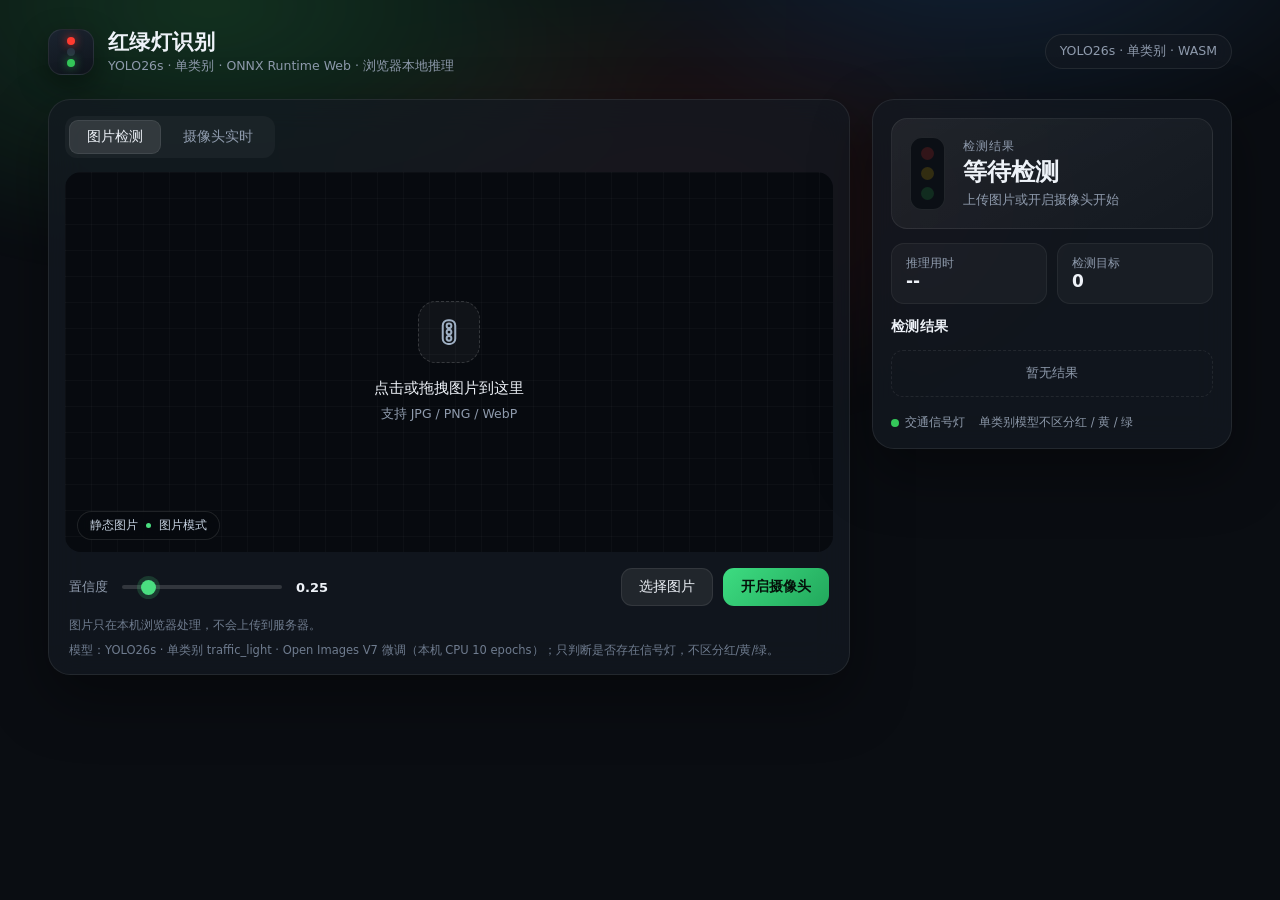
<file: index.html>
<!doctype html>
<html lang="zh-CN">
<head>
  <meta charset="utf-8" />
  <meta name="viewport" content="width=device-width, initial-scale=1" />
  <title>交通信号灯检测 · YOLO26s</title>
  <link rel="icon" href="data:image/svg+xml,%3Csvg xmlns='http://www.w3.org/2000/svg' viewBox='0 0 24 24'%3E%3Crect x='7' y='2' width='10' height='20' rx='4' fill='%23131a22'/%3E%3Ccircle cx='12' cy='7' r='2' fill='%23ff3b30'/%3E%3Ccircle cx='12' cy='12' r='2' fill='%23ffcc00'/%3E%3Ccircle cx='12' cy='17' r='2' fill='%2334c759'/%3E%3C/svg%3E" />
  <link rel="stylesheet" href="style.css?v=20261112" />
</head>
<body>
  <div class="aurora"></div>

  <header class="topbar">
    <div class="brand">
      <div class="brand-mark">
        <span></span><span></span><span></span>
      </div>
      <div>
        <h1>红绿灯识别</h1>
        <p>YOLO26s · 单类别 · ONNX Runtime Web · 浏览器本地推理</p>
      </div>
    </div>
    <div class="badge" id="modelBadge">模型加载中…</div>
  </header>

  <main class="layout">
    <section class="panel stage-panel">
      <div class="tabs" role="tablist">
        <button class="tab active" data-mode="image">图片检测</button>
        <button class="tab" data-mode="camera">摄像头实时</button>
      </div>

      <div class="stage" id="stage">
        <canvas id="canvas"></canvas>
        <video id="video" playsinline muted></video>

        <div class="placeholder" id="placeholder">
          <div class="placeholder-icon">
            <svg viewBox="0 0 24 24" width="30" height="30" fill="none" stroke="currentColor" stroke-width="1.6">
              <rect x="7" y="2.5" width="10" height="19" rx="4.2"/>
              <circle cx="12" cy="7" r="1.9"/><circle cx="12" cy="12" r="1.9"/><circle cx="12" cy="17" r="1.9"/>
            </svg>
          </div>
          <p id="placeholderText">点击或拖拽图片到这里</p>
          <span>支持 JPG / PNG / WebP</span>
        </div>

        <div class="hud" id="hud">
          <span id="fps">-- FPS</span>
          <span class="dot"></span>
          <span id="hudMode">图片模式</span>
        </div>
      </div>

      <div class="controls">
        <label class="slider">
          <span>置信度</span>
          <input id="conf" type="range" min="0.15" max="0.9" step="0.05" value="0.25" />
          <b id="confVal">0.25</b>
        </label>
        <div class="actions">
          <button class="btn ghost" id="pickBtn" disabled>选择图片</button>
          <button class="btn primary" id="camBtn" disabled>开启摄像头</button>
        </div>
        <input id="fileInput" type="file" accept="image/*" hidden />
      </div>
      <p class="privacy">图片只在本机浏览器处理，不会上传到服务器。</p>
      <p class="privacy">模型：YOLO26s · 单类别 traffic_light · Open Images V7 微调（本机 CPU 10 epochs）；只判断是否存在信号灯，不区分红/黄/绿。</p>
    </section>

    <aside class="panel result-panel">
      <div class="status-card" id="statusCard">
        <div class="traffic-light" id="trafficLight">
          <span class="lamp red" id="lampRed"></span>
          <span class="lamp yellow" id="lampYellow"></span>
          <span class="lamp green" id="lampGreen"></span>
        </div>
        <div class="status-body">
          <div class="status-kicker">检测结果</div>
          <div class="status-title" id="statusText">模型加载中</div>
          <div class="status-hint" id="statusHint">首次打开需下载约 40MB 模型</div>
        </div>
      </div>

      <div class="meta-row">
        <div class="meta"><span>推理用时</span><b id="latency">--</b></div>
        <div class="meta"><span>检测目标</span><b id="count">0</b></div>
      </div>

      <div class="section-head">
        <h2>检测结果</h2>
        <span id="summaryCounts"></span>
      </div>
      <div class="det-list" id="detList">
        <div class="empty">暂无结果</div>
      </div>

      <div class="legend">
        <span><i style="background:#34c759"></i>交通信号灯</span>
        <span style="color:#8b97a8">单类别模型不区分红 / 黄 / 绿</span>
      </div>
    </aside>
  </main>

  <div class="toast" id="toast"></div>

  <script src="vendor/ort/ort.wasm.min.js"></script>
  <script src="postprocess.js?v=20261112"></script>
  <script src="app.js?v=20261112"></script>
</body>
</html>
</file>
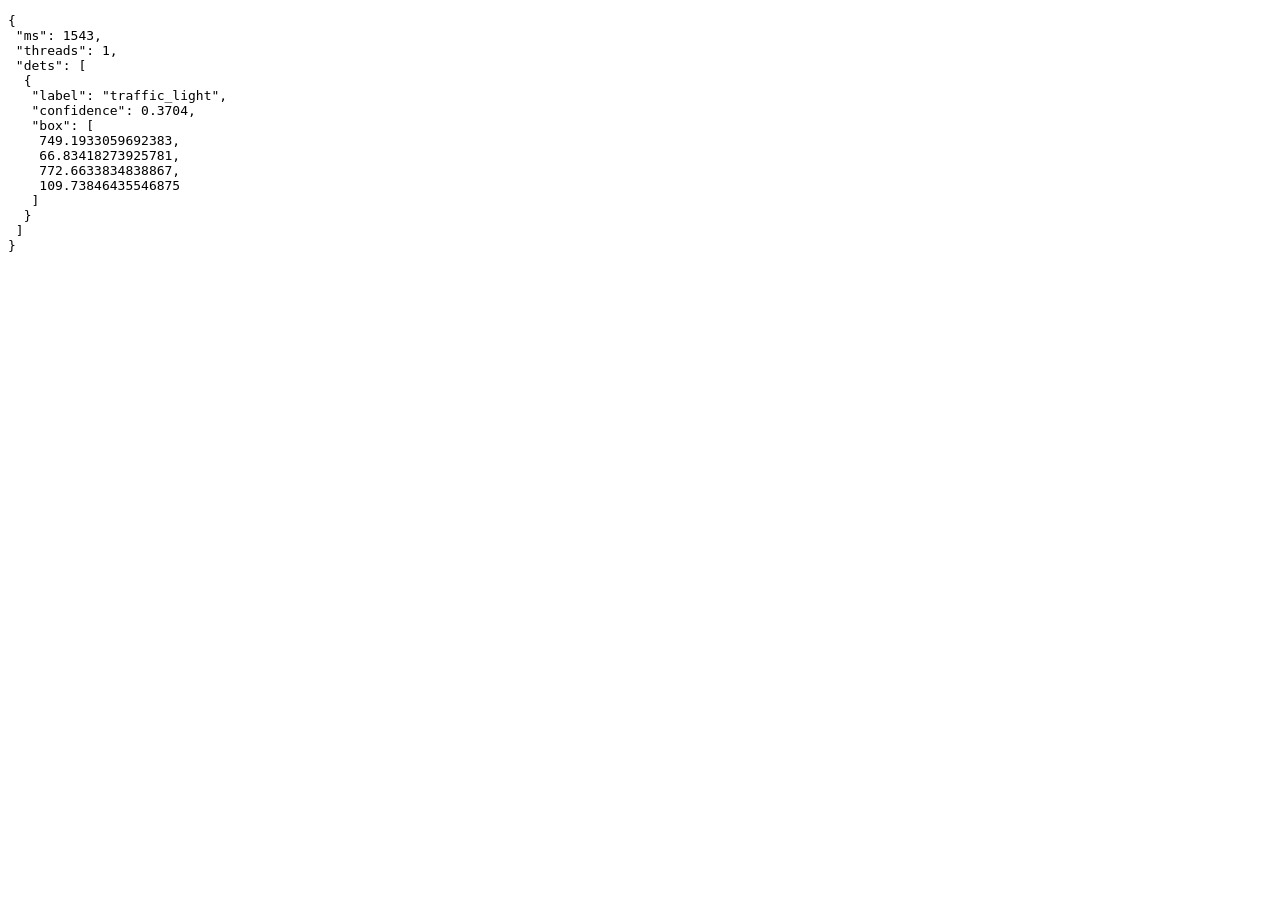
<file: selftest.html>
<!doctype html>
<html lang="zh-CN">
<head>
  <meta charset="utf-8" />
  <link rel="icon" href="data:image/svg+xml,%3Csvg xmlns='http://www.w3.org/2000/svg' viewBox='0 0 24 24'%3E%3Crect x='7' y='2' width='10' height='20' rx='4' fill='%23131a22'/%3E%3Ccircle cx='12' cy='7' r='2' fill='%23ff3b30'/%3E%3Ccircle cx='12' cy='12' r='2' fill='%23ffcc00'/%3E%3Ccircle cx='12' cy='17' r='2' fill='%2334c759'/%3E%3C/svg%3E" />
  <title>LOADING</title>
</head>
<body>
<pre id="out">loading…</pre>
<script src="vendor/ort/ort.wasm.min.js"></script>
<script src="postprocess.js"></script>
<script>
(async () => {
  const out = document.getElementById("out");
  try {
    ort.env.wasm.wasmPaths = new URL("vendor/ort/", document.baseURI).href;
    ort.env.wasm.numThreads = self.crossOriginIsolated
      ? Math.min(4, navigator.hardwareConcurrency || 1)
      : 1;
    ort.env.logLevel = "error";
    const session = await ort.InferenceSession.create("models/traffic_light.onnx?v=20261112", {
      executionProviders: ["wasm"],
    });

    const img = new Image();
    img.src = "test/sample.jpg";
    await img.decode();

    const size = 512;
    const canvas = document.createElement("canvas");
    canvas.width = canvas.height = size;
    const c = canvas.getContext("2d", { willReadFrequently: true });
    const scale = Math.min(size / img.naturalWidth, size / img.naturalHeight);
    const w = Math.round(img.naturalWidth * scale);
    const h = Math.round(img.naturalHeight * scale);
    const padX = Math.floor((size - w) / 2);
    const padY = Math.floor((size - h) / 2);
    c.fillStyle = "#727272";
    c.fillRect(0, 0, size, size);
    c.drawImage(img, padX, padY, w, h);

    const rgba = c.getImageData(0, 0, size, size).data;
    const plane = size * size;
    const f = new Float32Array(3 * plane);
    for (let i = 0, p = 0; i < rgba.length; i += 4, p++) {
      f[p] = rgba[i] / 255;
      f[p + plane] = rgba[i + 1] / 255;
      f[p + 2 * plane] = rgba[i + 2] / 255;
    }

    const t0 = performance.now();
    const feeds = {};
    feeds[session.inputNames[0]] = new ort.Tensor("float32", f, [1, 3, size, size]);
    const result = await session.run(feeds);
    const output = result[session.outputNames[0]];
    const dets = TLPost.decode(output.data, output.dims, {
      conf: 0.35,
      iou: 0.45,
      scale,
      padX,
      padY,
      numClasses: 1,
      width: img.naturalWidth,
      height: img.naturalHeight,
    });
    const ms = Math.round(performance.now() - t0);

    out.textContent = JSON.stringify({ ms, threads: ort.env.wasm.numThreads, dets }, null, 1);
    document.title =
      "DONE " + JSON.stringify({ ms, dets: dets.map((d) => [d.label, d.confidence]) });
  } catch (err) {
    out.textContent = String((err && err.stack) || err);
    document.title = "FAIL " + ((err && err.message) || err);
  }
})();
</script>
</body>
</html>
</file>
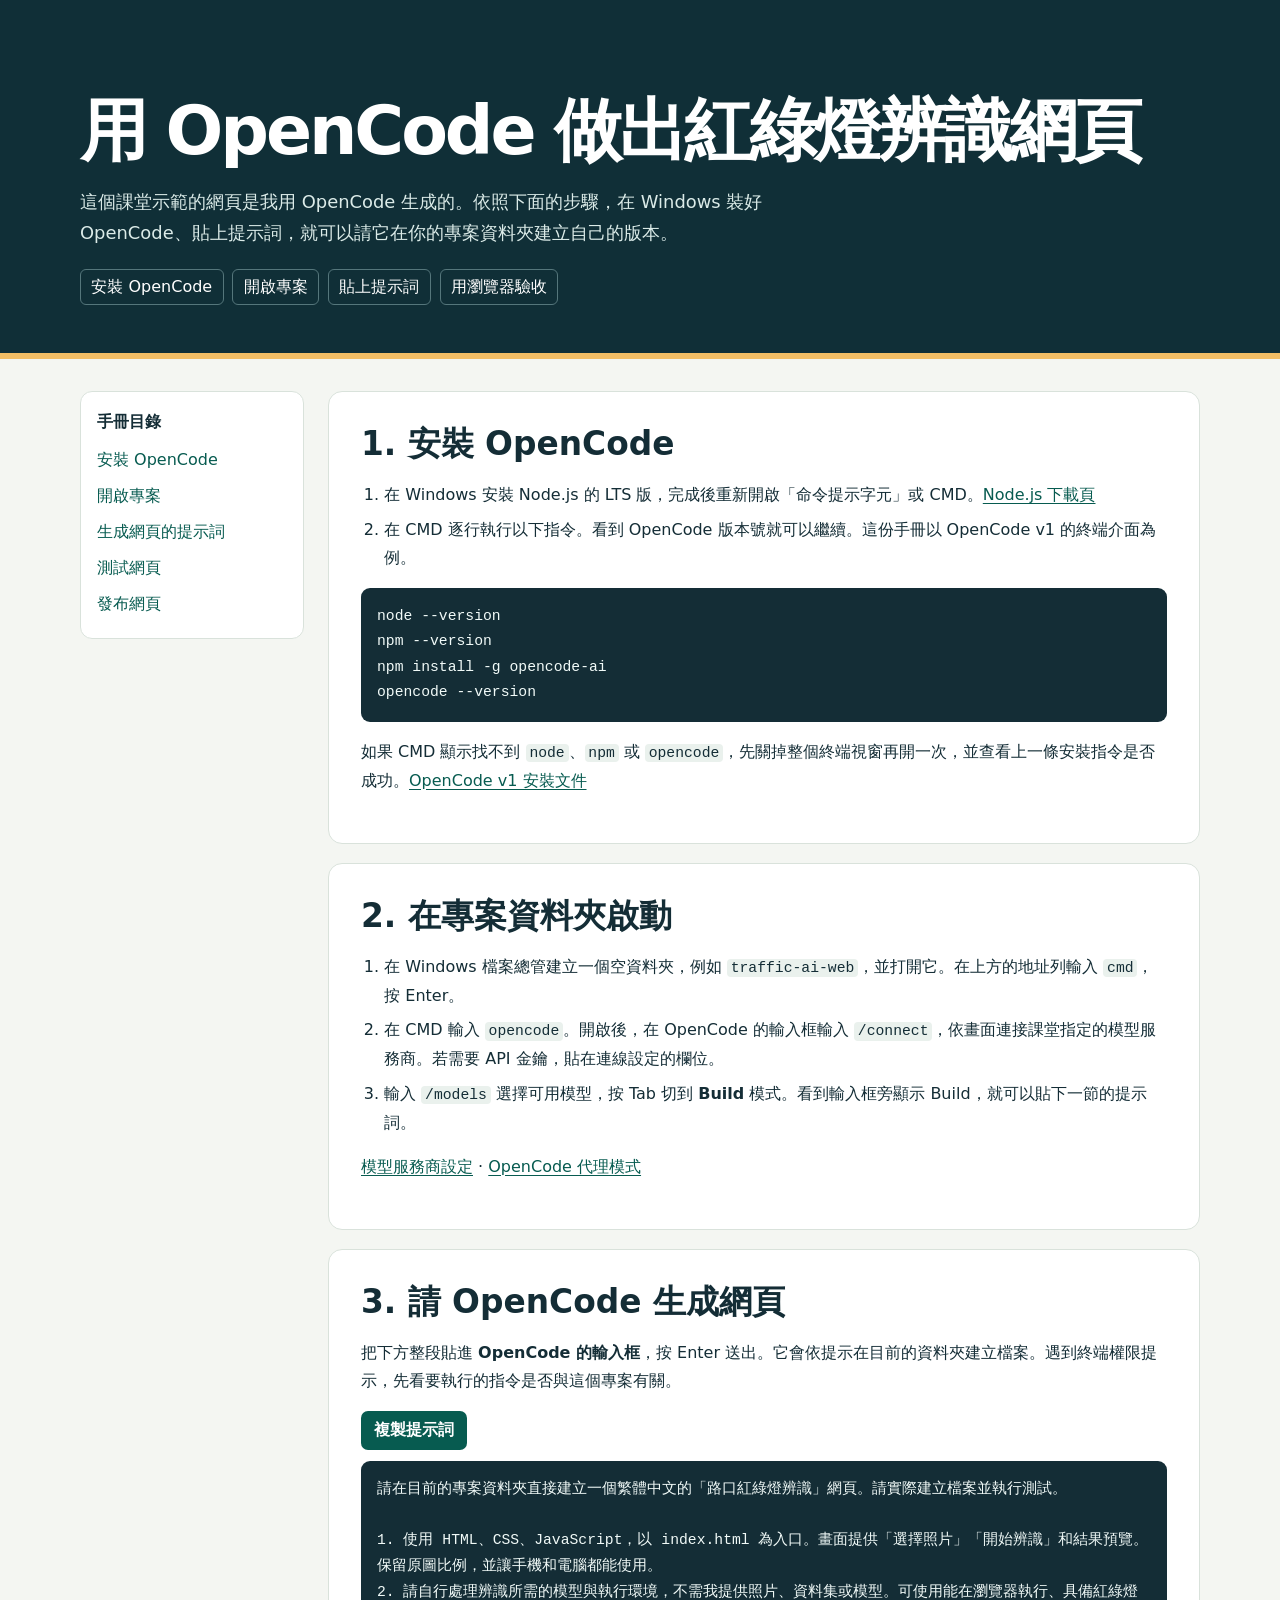
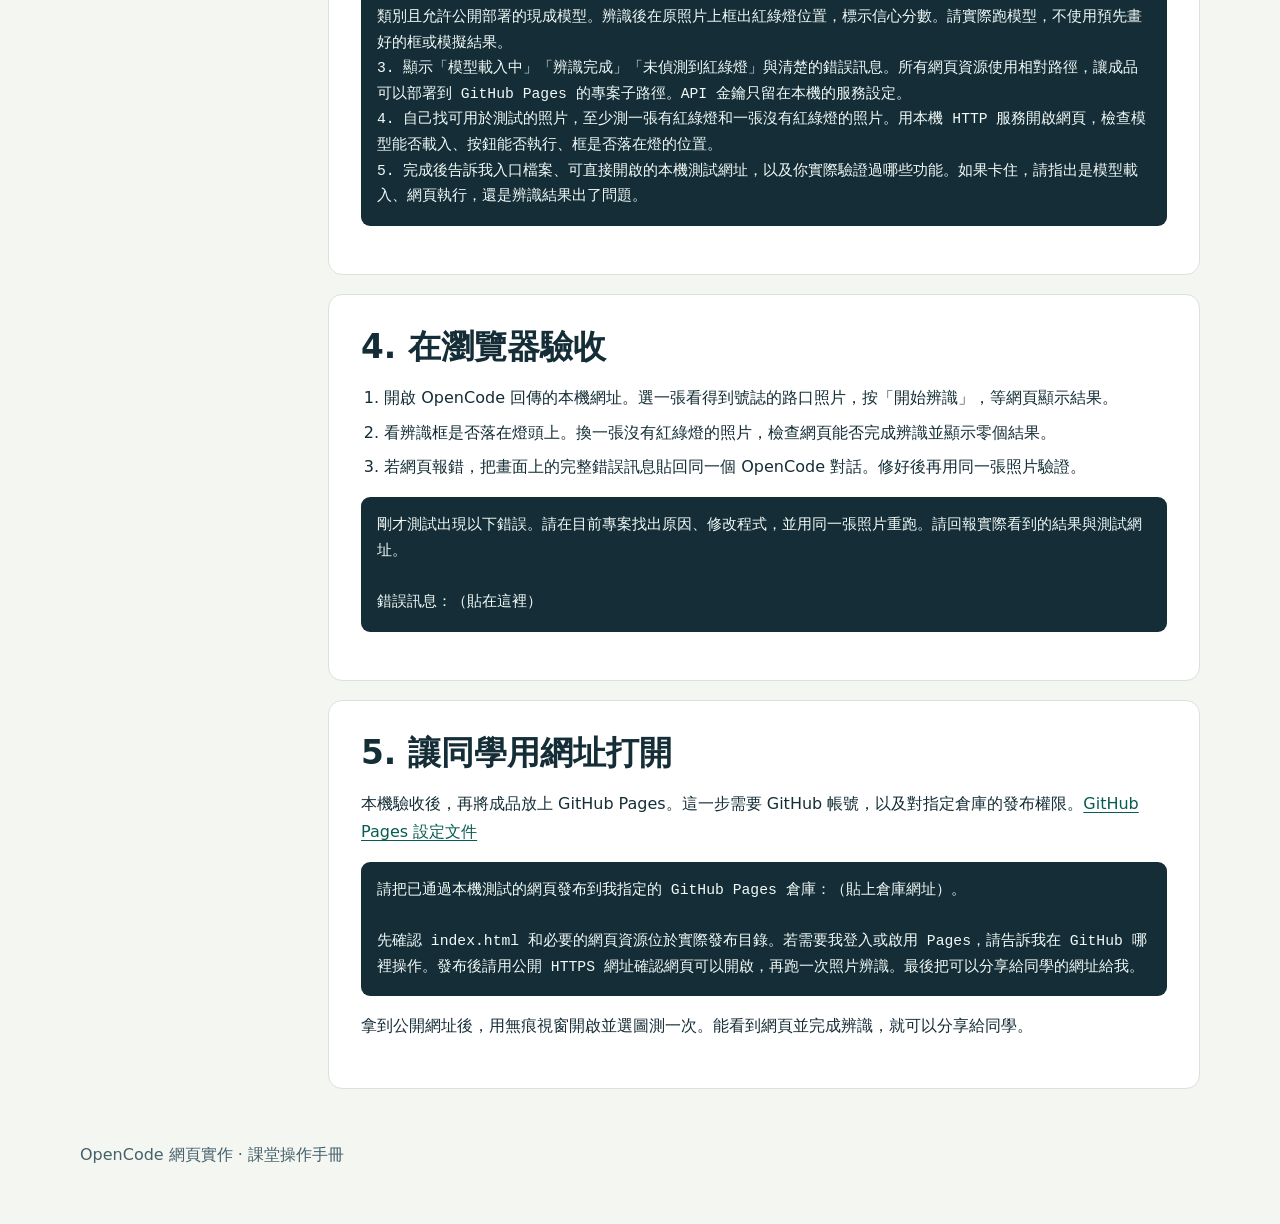
<file: traffic-ai-guide.html>
<!doctype html>
<html lang="zh-Hant-TW">
<head>
  <meta charset="utf-8">
  <meta name="viewport" content="width=device-width, initial-scale=1">
  <meta name="description" content="在 Windows 安裝 OpenCode，使用提示詞生成、測試與發布紅綠燈辨識網頁。">
  <title>用 OpenCode 做出紅綠燈辨識網頁</title>
  <style>
    :root { color-scheme: light; --ink:#142d36; --muted:#45606a; --teal:#075b50; --paper:#f4f6f2; --line:#d9e2db; --gold:#f3be65; }
    * { box-sizing:border-box; }
    html { scroll-padding-top:1rem; }
    body { margin:0; background:var(--paper); color:var(--ink); font:1rem/1.75 "Noto Sans TC","Microsoft JhengHei",system-ui,sans-serif; }
    a { color:var(--teal); text-underline-offset:.2em; }
    a:focus-visible, button:focus-visible { outline:3px solid #a45000; outline-offset:4px; }
    .wrap { width:min(1120px, calc(100% - 2rem)); margin-inline:auto; }
    header { background:#102f37; color:#fff; padding:clamp(2.4rem,7vw,5.5rem) 0 3rem; border-bottom:6px solid var(--gold); }
    header p { max-width:46rem; color:#dbebe8; font-size:1.12rem; margin:.8rem 0 0; }
    h1,h2 { line-height:1.25; }
    h1 { font-size:clamp(2rem,5.4vw,4.25rem); letter-spacing:-.045em; margin:0; }
    h2 { font-size:clamp(1.45rem,3vw,2.05rem); margin:0 0 1rem; }
    p { margin:.55rem 0 1rem; }
    ol,ul { padding-left:1.45rem; }
    li + li { margin-top:.42rem; }
    .layout { display:grid; grid-template-columns:14rem minmax(0,1fr); gap:1.5rem; align-items:start; padding-block:2rem; }
    nav { position:sticky; top:1rem; padding:1rem; border:1px solid var(--line); border-radius:12px; background:#fff; }
    nav strong { display:block; margin-bottom:.4rem; }
    nav a { display:block; padding:.25rem 0; text-decoration:none; }
    nav a:hover { text-decoration:underline; }
    section { margin:0 0 1.2rem; padding:clamp(1rem,3vw,2rem); background:#fff; border:1px solid var(--line); border-radius:14px; }
    .flow { display:flex; flex-wrap:wrap; list-style:none; padding:0; gap:.55rem; margin:1.25rem 0 0; }
    .flow li { margin:0; border:1px solid #55767b; color:#fff; padding:.2rem .65rem; border-radius:6px; }
    code { font-family:Consolas,"Courier New",monospace; font-size:.92em; overflow-wrap:anywhere; }
    :not(pre)>code { background:#eaf1ed; padding:.08em .26em; border-radius:4px; }
    pre { margin:.7rem 0 1rem; background:#142d36; color:#f1faf8; border-radius:9px; padding:1rem; white-space:pre-wrap; overflow-wrap:anywhere; line-height:1.6; }
    button { font:inherit; font-weight:700; background:var(--teal); color:white; border:0; border-radius:7px; padding:.35rem .8rem; cursor:pointer; }
    footer { color:var(--muted); padding:0 0 2rem; }
    @media(max-width:760px) { .layout { grid-template-columns:1fr; gap:1rem; padding-top:1rem; } nav { position:static; } nav a { display:inline-block; margin-right:.75rem; } }
    @media print { body,header,section,pre { background:white; color:#000; } header { padding:0; border:0; } header p,.flow li { color:#000; } .layout { display:block; padding-top:1rem; } nav,button { display:none; } section { padding:0; border:0; } h2 { break-after:avoid; } }
  </style>
</head>
<body>
  <header>
    <div class="wrap">
      <h1>用 OpenCode 做出紅綠燈辨識網頁</h1>
      <p>這個課堂示範的網頁是我用 OpenCode 生成的。依照下面的步驟，在 Windows 裝好 OpenCode、貼上提示詞，就可以請它在你的專案資料夾建立自己的版本。</p>
      <ol class="flow" aria-label="操作流程"><li>安裝 OpenCode</li><li>開啟專案</li><li>貼上提示詞</li><li>用瀏覽器驗收</li></ol>
    </div>
  </header>
  <div class="wrap layout">
    <nav aria-label="手冊目錄">
      <strong>手冊目錄</strong>
      <a href="#install">安裝 OpenCode</a>
      <a href="#setup">開啟專案</a>
      <a href="#prompt">生成網頁的提示詞</a>
      <a href="#test">測試網頁</a>
      <a href="#publish">發布網頁</a>
    </nav>
    <main>
      <section id="install">
        <h2>1. 安裝 OpenCode</h2>
        <ol>
          <li>在 Windows 安裝 Node.js 的 LTS 版，完成後重新開啟「命令提示字元」或 CMD。<a href="https://nodejs.org/en/download">Node.js 下載頁</a></li>
          <li>在 CMD 逐行執行以下指令。看到 OpenCode 版本號就可以繼續。這份手冊以 OpenCode v1 的終端介面為例。</li>
        </ol>
        <pre><code>node --version
npm --version
npm install -g opencode-ai
opencode --version</code></pre>
        <p>如果 CMD 顯示找不到 <code>node</code>、<code>npm</code> 或 <code>opencode</code>，先關掉整個終端視窗再開一次，並查看上一條安裝指令是否成功。<a href="https://opencode.ai/v1/docs/">OpenCode v1 安裝文件</a></p>
      </section>
      <section id="setup">
        <h2>2. 在專案資料夾啟動</h2>
        <ol>
          <li>在 Windows 檔案總管建立一個空資料夾，例如 <code>traffic-ai-web</code>，並打開它。在上方的地址列輸入 <code>cmd</code>，按 Enter。</li>
          <li>在 CMD 輸入 <code>opencode</code>。開啟後，在 OpenCode 的輸入框輸入 <code>/connect</code>，依畫面連接課堂指定的模型服務商。若需要 API 金鑰，貼在連線設定的欄位。</li>
          <li>輸入 <code>/models</code> 選擇可用模型，按 Tab 切到 <strong>Build</strong> 模式。看到輸入框旁顯示 Build，就可以貼下一節的提示詞。</li>
        </ol>
        <p><a href="https://opencode.ai/v1/docs/providers/">模型服務商設定</a> · <a href="https://opencode.ai/v1/docs/agents/">OpenCode 代理模式</a></p>
      </section>
      <section id="prompt">
        <h2>3. 請 OpenCode 生成網頁</h2>
        <p>把下方整段貼進 <strong>OpenCode 的輸入框</strong>，按 Enter 送出。它會依提示在目前的資料夾建立檔案。遇到終端權限提示，先看要執行的指令是否與這個專案有關。</p>
        <button type="button" id="copy-prompt" hidden>複製提示詞</button>
        <span id="copy-status" role="status"></span>
        <pre id="agent-prompt"><code>請在目前的專案資料夾直接建立一個繁體中文的「路口紅綠燈辨識」網頁。請實際建立檔案並執行測試。

1. 使用 HTML、CSS、JavaScript，以 index.html 為入口。畫面提供「選擇照片」「開始辨識」和結果預覽。保留原圖比例，並讓手機和電腦都能使用。
2. 請自行處理辨識所需的模型與執行環境，不需我提供照片、資料集或模型。可使用能在瀏覽器執行、具備紅綠燈類別且允許公開部署的現成模型。辨識後在原照片上框出紅綠燈位置，標示信心分數。請實際跑模型，不使用預先畫好的框或模擬結果。
3. 顯示「模型載入中」「辨識完成」「未偵測到紅綠燈」與清楚的錯誤訊息。所有網頁資源使用相對路徑，讓成品可以部署到 GitHub Pages 的專案子路徑。API 金鑰只留在本機的服務設定。
4. 自己找可用於測試的照片，至少測一張有紅綠燈和一張沒有紅綠燈的照片。用本機 HTTP 服務開啟網頁，檢查模型能否載入、按鈕能否執行、框是否落在燈的位置。
5. 完成後告訴我入口檔案、可直接開啟的本機測試網址，以及你實際驗證過哪些功能。如果卡住，請指出是模型載入、網頁執行，還是辨識結果出了問題。</code></pre>
      </section>
      <section id="test">
        <h2>4. 在瀏覽器驗收</h2>
        <ol>
          <li>開啟 OpenCode 回傳的本機網址。選一張看得到號誌的路口照片，按「開始辨識」，等網頁顯示結果。</li>
          <li>看辨識框是否落在燈頭上。換一張沒有紅綠燈的照片，檢查網頁能否完成辨識並顯示零個結果。</li>
          <li>若網頁報錯，把畫面上的完整錯誤訊息貼回同一個 OpenCode 對話。修好後再用同一張照片驗證。</li>
        </ol>
        <pre><code>剛才測試出現以下錯誤。請在目前專案找出原因、修改程式，並用同一張照片重跑。請回報實際看到的結果與測試網址。

錯誤訊息：（貼在這裡）</code></pre>
      </section>
      <section id="publish">
        <h2>5. 讓同學用網址打開</h2>
        <p>本機驗收後，再將成品放上 GitHub Pages。這一步需要 GitHub 帳號，以及對指定倉庫的發布權限。<a href="https://docs.github.com/en/pages/getting-started-with-github-pages/configuring-a-publishing-source-for-your-github-pages-site">GitHub Pages 設定文件</a></p>
        <pre><code>請把已通過本機測試的網頁發布到我指定的 GitHub Pages 倉庫：（貼上倉庫網址）。

先確認 index.html 和必要的網頁資源位於實際發布目錄。若需要我登入或啟用 Pages，請告訴我在 GitHub 哪裡操作。發布後請用公開 HTTPS 網址確認網頁可以開啟，再跑一次照片辨識。最後把可以分享給同學的網址給我。</code></pre>
        <p>拿到公開網址後，用無痕視窗開啟並選圖測一次。能看到網頁並完成辨識，就可以分享給同學。</p>
      </section>
    </main>
  </div>
  <footer class="wrap">OpenCode 網頁實作 · 課堂操作手冊</footer>


  <script>
    const copyButton = document.querySelector('#copy-prompt');
    const copyStatus = document.querySelector('#copy-status');
    if (navigator.clipboard && navigator.clipboard.writeText) {
      copyButton.hidden = false;
      copyButton.addEventListener('click', async () => {
        try {
          await navigator.clipboard.writeText(document.querySelector('#agent-prompt').textContent);
          copyStatus.textContent = ' 已複製。';
        } catch {
          copyStatus.textContent = ' 請選取下方文字並複製。';
        }
      });
    }
  </script>
</body>
</html>
</file>
<file: style.css>
:root {
  --bg: #0a0d12;
  --panel: rgba(20, 25, 34, 0.72);
  --panel-border: rgba(255, 255, 255, 0.08);
  --text: #eef2f8;
  --muted: #8f9bad;
  --accent: #4ade80;
  --red: #ff3b30;
  --yellow: #ffcc00;
  --green: #34c759;
  --off: #8e8e93;
}

* { box-sizing: border-box; }

html, body {
  margin: 0;
  min-height: 100%;
  background: var(--bg);
  color: var(--text);
  font-family: "Segoe UI", "PingFang SC", "Microsoft YaHei", system-ui, sans-serif;
  -webkit-font-smoothing: antialiased;
}

body { padding: 28px clamp(16px, 4vw, 48px) 48px; overflow-x: hidden; }

.aurora {
  position: fixed;
  inset: -20% -10% auto -10%;
  height: 620px;
  background:
    radial-gradient(46% 60% at 22% 30%, rgba(52, 199, 89, 0.2), transparent 70%),
    radial-gradient(40% 55% at 72% 16%, rgba(64, 156, 255, 0.16), transparent 70%),
    radial-gradient(38% 50% at 52% 62%, rgba(255, 59, 48, 0.12), transparent 72%);
  filter: blur(20px);
  pointer-events: none;
  z-index: 0;
}

.topbar {
  position: relative;
  z-index: 1;
  display: flex;
  align-items: center;
  justify-content: space-between;
  gap: 16px;
  max-width: 1360px;
  margin: 0 auto 24px;
}

.brand { display: flex; align-items: center; gap: 14px; }

.brand-mark {
  width: 46px;
  height: 46px;
  border-radius: 14px;
  background: linear-gradient(160deg, #1b2430, #0f141b);
  border: 1px solid var(--panel-border);
  display: flex;
  flex-direction: column;
  align-items: center;
  justify-content: center;
  gap: 3px;
  box-shadow: 0 10px 30px rgba(0, 0, 0, 0.4);
}

.brand-mark span { width: 8px; height: 8px; border-radius: 50%; background: #2a3442; }
.brand-mark span:nth-child(1) { background: var(--red); box-shadow: 0 0 10px rgba(255, 59, 48, 0.8); }
.brand-mark span:nth-child(3) { background: var(--green); box-shadow: 0 0 10px rgba(52, 199, 89, 0.7); }

h1 { margin: 0; font-size: 21px; letter-spacing: 0.4px; }
.brand p { margin: 2px 0 0; color: var(--muted); font-size: 12.5px; }

.badge {
  padding: 8px 14px;
  border-radius: 999px;
  border: 1px solid var(--panel-border);
  background: var(--panel);
  color: var(--muted);
  font-size: 12.5px;
  white-space: nowrap;
  backdrop-filter: blur(14px);
}

.layout {
  position: relative;
  z-index: 1;
  max-width: 1360px;
  margin: 0 auto;
  display: grid;
  grid-template-columns: minmax(0, 1fr) 360px;
  gap: 22px;
  align-items: start;
}

.panel {
  background: var(--panel);
  border: 1px solid var(--panel-border);
  border-radius: 22px;
  backdrop-filter: blur(18px);
  box-shadow: 0 24px 60px rgba(0, 0, 0, 0.38);
}

.stage-panel { padding: 16px; }

.tabs {
  display: inline-flex;
  gap: 4px;
  padding: 4px;
  border-radius: 12px;
  background: rgba(255, 255, 255, 0.04);
  margin-bottom: 14px;
}

.tab {
  border: 0;
  background: transparent;
  color: var(--muted);
  padding: 8px 18px;
  border-radius: 9px;
  font-size: 13.5px;
  cursor: pointer;
  transition: 0.18s ease;
}

.tab:hover { color: var(--text); }
.tab.active { background: rgba(255, 255, 255, 0.1); color: var(--text); box-shadow: inset 0 0 0 1px rgba(255, 255, 255, 0.08); }

.stage {
  position: relative;
  border-radius: 16px;
  overflow: hidden;
  background:
    linear-gradient(rgba(255, 255, 255, 0.025) 1px, transparent 1px) 0 0 / 26px 26px,
    linear-gradient(90deg, rgba(255, 255, 255, 0.025) 1px, transparent 1px) 0 0 / 26px 26px,
    #070a0f;
  min-height: 380px;
  display: grid;
  place-items: center;
}

#canvas {
  display: block;
  max-width: 100%;
  max-height: 66vh;
  width: auto;
  height: auto;
  z-index: 2;
}

#canvas.hidden, #video { display: none; }

.placeholder {
  position: absolute;
  inset: 0;
  display: flex;
  flex-direction: column;
  align-items: center;
  justify-content: center;
  gap: 6px;
  color: var(--muted);
  cursor: pointer;
  z-index: 1;
  text-align: center;
  padding: 24px;
  transition: 0.2s;
}

.placeholder.hidden { display: none; }
.placeholder p { margin: 10px 0 2px; color: var(--text); font-size: 15px; }
.placeholder span { font-size: 12.5px; }
.placeholder.dragging { background: rgba(74, 222, 128, 0.07); box-shadow: inset 0 0 0 1px rgba(74, 222, 128, 0.35); }

.placeholder-icon {
  width: 62px;
  height: 62px;
  border-radius: 18px;
  display: grid;
  place-items: center;
  color: #9fb0c4;
  background: rgba(255, 255, 255, 0.04);
  border: 1px dashed rgba(255, 255, 255, 0.16);
}

.hud {
  position: absolute;
  left: 12px;
  bottom: 12px;
  z-index: 3;
  display: flex;
  align-items: center;
  gap: 8px;
  padding: 6px 12px;
  border-radius: 999px;
  background: rgba(7, 10, 15, 0.72);
  border: 1px solid rgba(255, 255, 255, 0.1);
  font-size: 11.5px;
  color: #c6d2e1;
  backdrop-filter: blur(8px);
}

.hud .dot { width: 5px; height: 5px; border-radius: 50%; background: var(--accent); }
.hud.live .dot { animation: pulse 1.4s infinite; }

@keyframes pulse { 0%, 100% { opacity: 1; } 50% { opacity: 0.25; } }

.controls {
  display: flex;
  align-items: center;
  justify-content: space-between;
  gap: 16px;
  flex-wrap: wrap;
  padding: 16px 4px 2px;
}

.slider { display: flex; align-items: center; gap: 12px; color: var(--muted); font-size: 13px; }
.slider b { color: var(--text); font-weight: 600; min-width: 34px; font-variant-numeric: tabular-nums; }

input[type="range"] {
  -webkit-appearance: none;
  width: 160px;
  height: 4px;
  border-radius: 999px;
  background: rgba(255, 255, 255, 0.14);
  outline: none;
}

input[type="range"]::-webkit-slider-thumb {
  -webkit-appearance: none;
  width: 15px;
  height: 15px;
  border-radius: 50%;
  background: var(--accent);
  box-shadow: 0 0 0 4px rgba(74, 222, 128, 0.18);
  cursor: pointer;
}

.actions { display: flex; gap: 10px; }

.btn {
  border: 0;
  border-radius: 11px;
  padding: 10px 18px;
  font-size: 13.5px;
  font-family: inherit;
  cursor: pointer;
  transition: 0.18s ease;
}

.btn.ghost { background: rgba(255, 255, 255, 0.07); color: var(--text); box-shadow: inset 0 0 0 1px rgba(255, 255, 255, 0.08); }
.btn.ghost:hover { background: rgba(255, 255, 255, 0.12); }
.btn.primary { background: linear-gradient(135deg, #3ddc81, #22a85c); color: #04120a; font-weight: 700; }
.btn.primary:hover { filter: brightness(1.08); }
.btn.primary.stop { background: linear-gradient(135deg, #ff6b63, #d92d23); color: #fff; }
.btn:disabled { opacity: 0.45; cursor: not-allowed; filter: none; }

.privacy {
  margin: 10px 4px 0;
  color: #6f7c8f;
  font-size: 11.5px;
}

.result-panel { padding: 18px; display: flex; flex-direction: column; gap: 14px; }

.status-card {
  display: flex;
  align-items: center;
  gap: 18px;
  padding: 18px;
  border-radius: 16px;
  background: linear-gradient(150deg, rgba(255, 255, 255, 0.06), rgba(255, 255, 255, 0.02));
  border: 1px solid rgba(255, 255, 255, 0.07);
  transition: 0.25s ease;
}

.traffic-light {
  display: flex;
  flex-direction: column;
  gap: 7px;
  padding: 9px 10px;
  border-radius: 12px;
  background: #0b0f15;
  border: 1px solid rgba(255, 255, 255, 0.09);
}

.lamp { width: 13px; height: 13px; border-radius: 50%; opacity: 0.16; transition: 0.25s ease; }
.lamp.red { background: var(--red); }
.lamp.yellow { background: var(--yellow); }
.lamp.green { background: var(--green); }
.lamp.on { opacity: 1; }
.lamp.red.on { box-shadow: 0 0 14px rgba(255, 59, 48, 0.85); }
.lamp.yellow.on { box-shadow: 0 0 14px rgba(255, 204, 0, 0.85); }
.lamp.green.on { box-shadow: 0 0 14px rgba(52, 199, 89, 0.85); }

.status-kicker { color: var(--muted); font-size: 11.5px; letter-spacing: 1px; text-transform: uppercase; }
.status-title { font-size: 24px; font-weight: 700; margin-top: 2px; }
.status-hint { color: var(--muted); font-size: 12.5px; margin-top: 4px; }

.meta-row { display: grid; grid-template-columns: 1fr 1fr; gap: 10px; }
.meta { padding: 12px 14px; border-radius: 13px; background: rgba(255, 255, 255, 0.035); border: 1px solid rgba(255, 255, 255, 0.06); }
.meta span { display: block; color: var(--muted); font-size: 11.5px; }
.meta b { font-size: 17px; font-variant-numeric: tabular-nums; }

.section-head { display: flex; align-items: baseline; justify-content: space-between; }
.section-head h2 { margin: 0; font-size: 14px; letter-spacing: 0.4px; }
.section-head span { color: var(--muted); font-size: 11.5px; }

.det-list { display: flex; flex-direction: column; gap: 8px; max-height: 300px; overflow-y: auto; }
.empty { color: var(--muted); font-size: 12.5px; padding: 14px; text-align: center; border: 1px dashed rgba(255, 255, 255, 0.08); border-radius: 12px; }

.det-item {
  display: grid;
  grid-template-columns: 10px 1fr auto;
  align-items: center;
  gap: 10px;
  padding: 10px 12px;
  border-radius: 12px;
  background: rgba(255, 255, 255, 0.035);
  border: 1px solid rgba(255, 255, 255, 0.05);
}

.det-color { width: 10px; height: 10px; border-radius: 50%; }
.det-name { font-size: 13px; }
.det-name small { color: var(--muted); font-size: 11px; margin-left: 6px; }
.det-conf { font-size: 12.5px; color: var(--muted); font-variant-numeric: tabular-nums; }
.det-bar { grid-column: 2 / -1; height: 3px; border-radius: 999px; background: rgba(255, 255, 255, 0.07); overflow: hidden; margin-top: -2px; }
.det-bar i { display: block; height: 100%; border-radius: 999px; }

.legend { display: flex; flex-wrap: wrap; gap: 14px; color: var(--muted); font-size: 11.5px; padding-top: 4px; }
.legend span { display: inline-flex; align-items: center; gap: 6px; }
.legend i { width: 8px; height: 8px; border-radius: 50%; display: inline-block; }

.toast {
  position: fixed;
  left: 50%;
  bottom: 28px;
  transform: translate(-50%, 14px);
  padding: 11px 18px;
  border-radius: 12px;
  background: rgba(30, 20, 20, 0.92);
  border: 1px solid rgba(255, 90, 80, 0.4);
  color: #ffd9d6;
  font-size: 13px;
  opacity: 0;
  pointer-events: none;
  transition: 0.25s ease;
  z-index: 50;
  max-width: 86vw;
}

.toast.show { opacity: 1; transform: translate(-50%, 0); }

@media (max-width: 960px) {
  .layout { grid-template-columns: 1fr; }
  .stage { min-height: 300px; }
  #canvas { max-height: 52vh; }
  .badge { display: none; }
  .result-panel { order: -1; }
}

@media (max-width: 520px) {
  body { padding: 16px 12px 32px; }
  .controls { flex-direction: column; align-items: stretch; }
  .actions { justify-content: stretch; }
  .actions .btn { flex: 1; }
  .slider { justify-content: space-between; }
}
</file>
